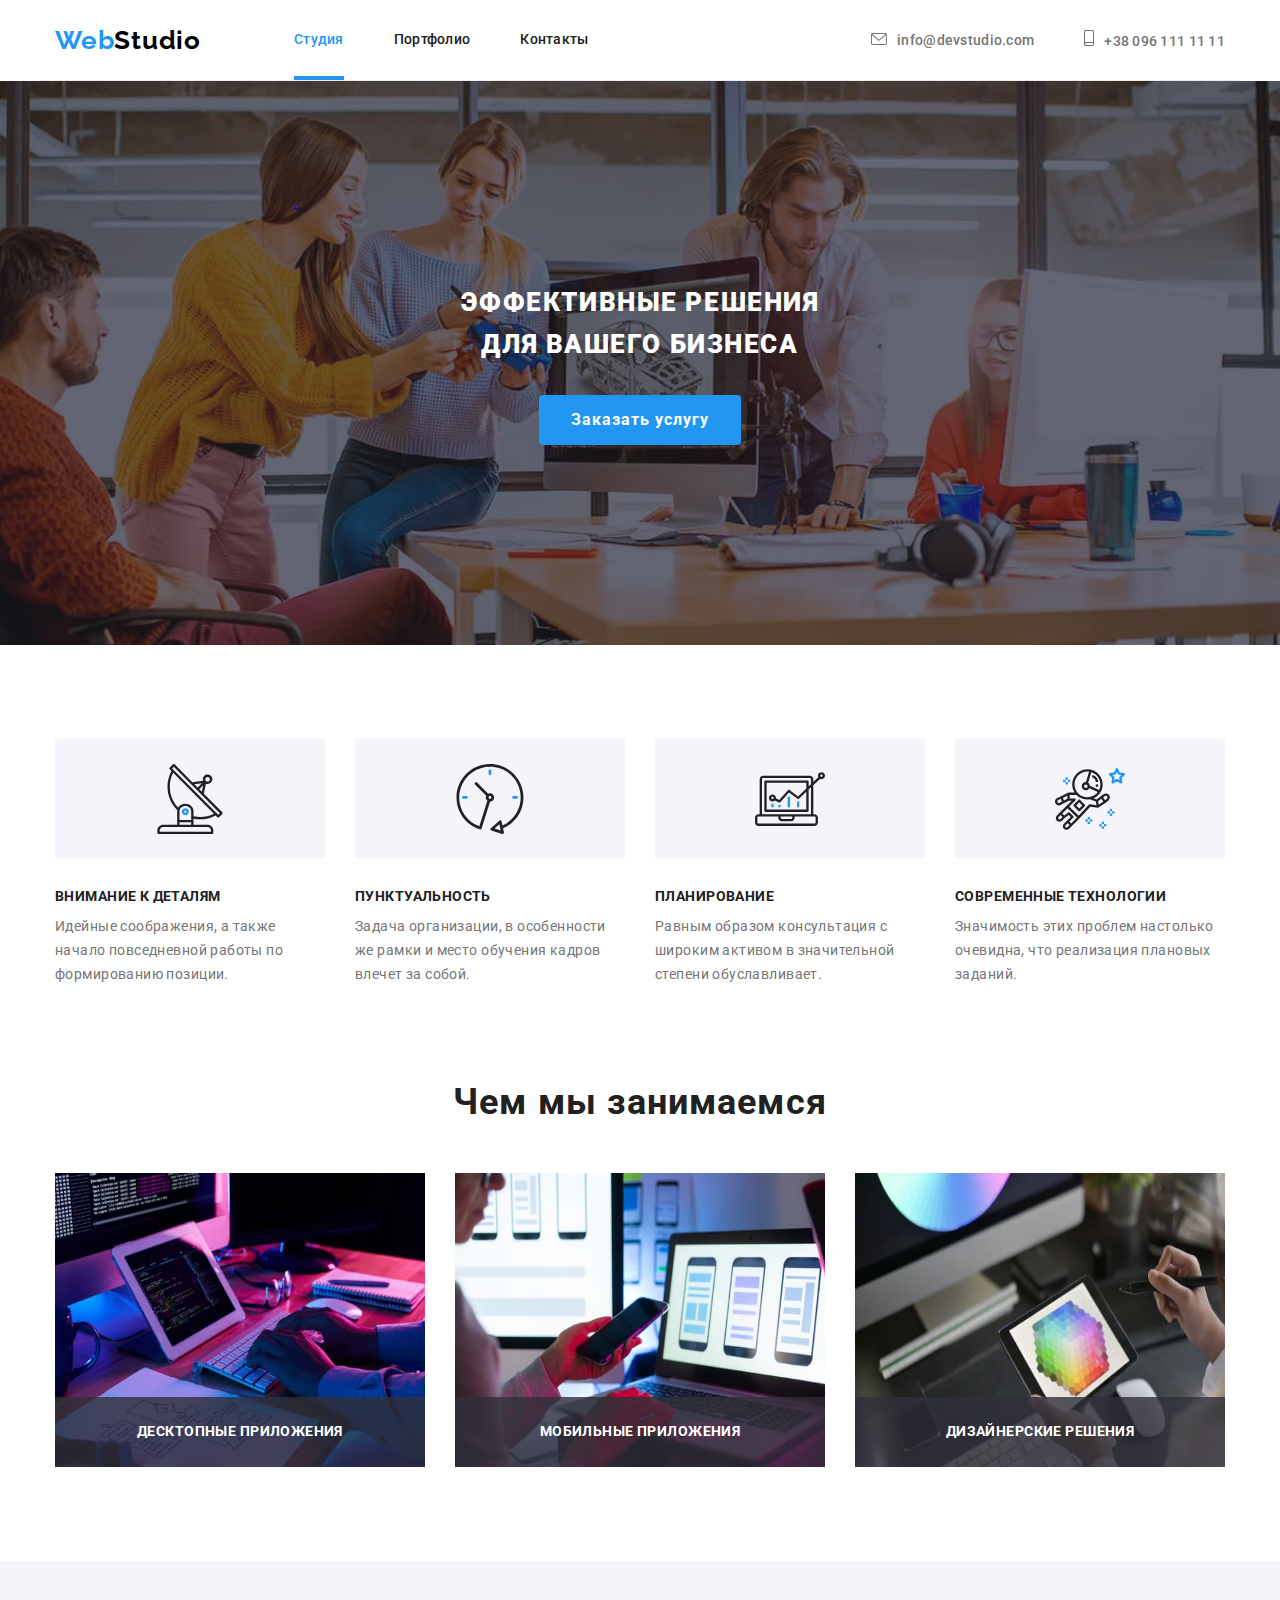
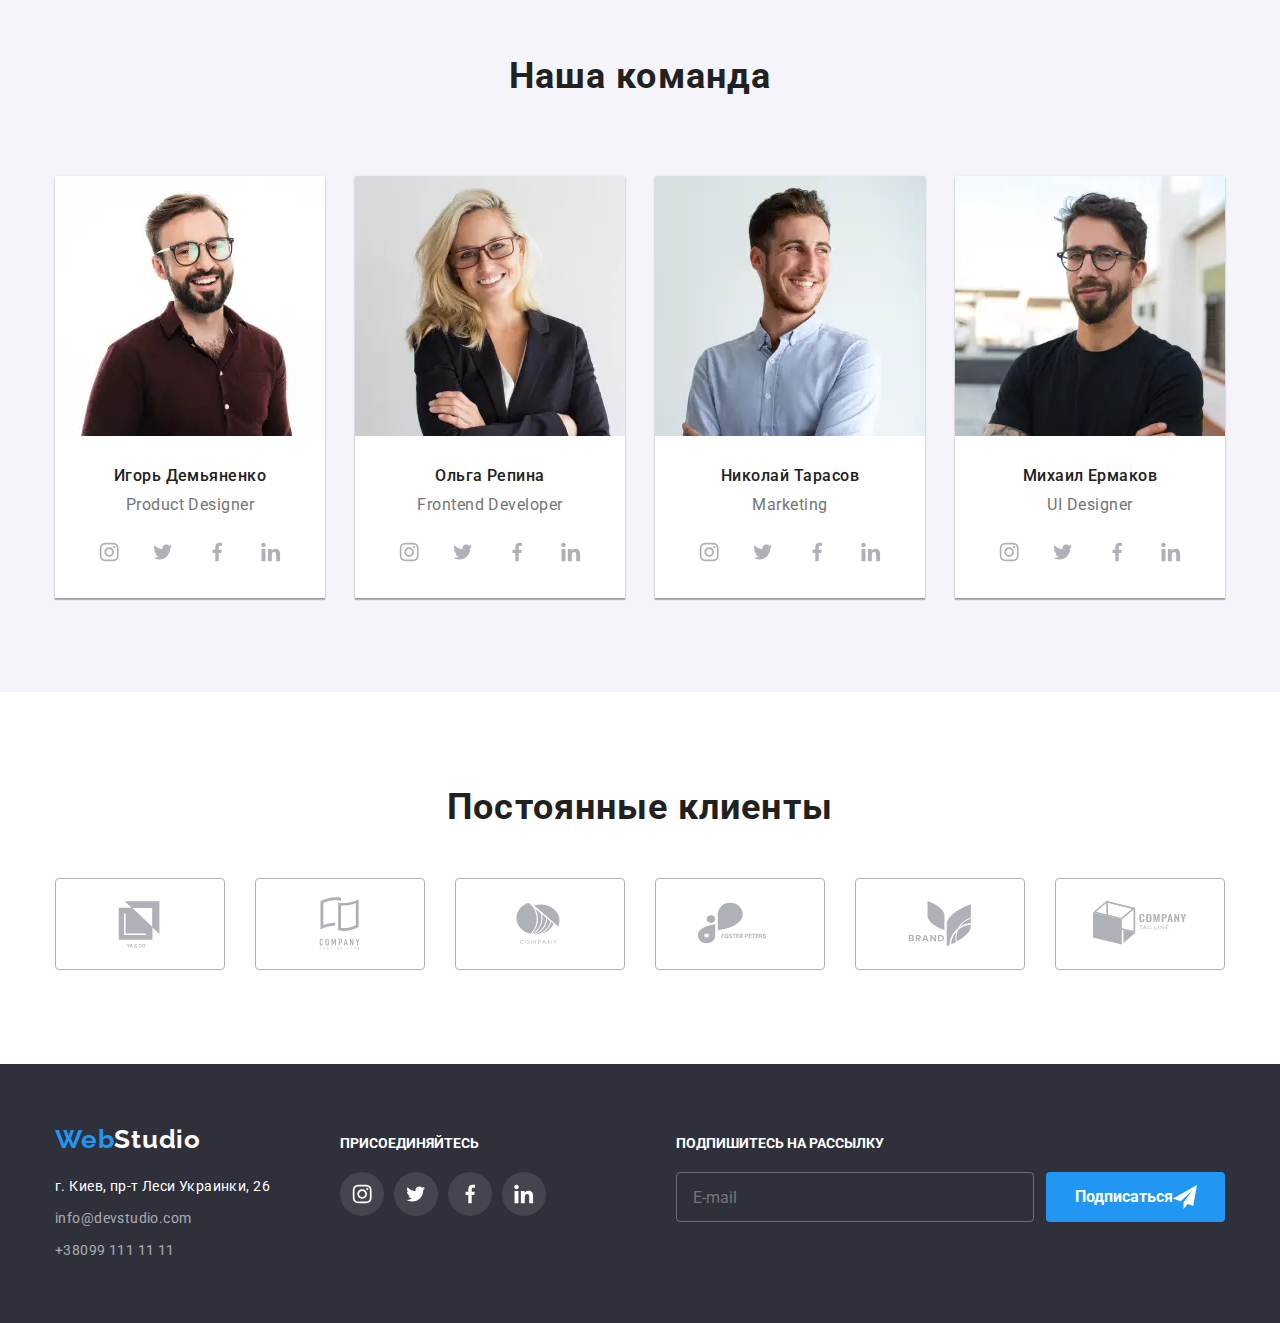
<file: index.html>
<!DOCTYPE html>
<html lang="ru">

<head>
    <meta charset="UTF-8">
    <meta http-equiv="X-UA-Compatible" content="IE=edge">
    <meta name="viewport" content="width=device-width, initial-scale=1.0">
    <title>Document</title>
    <link rel="stylesheet" href="https://cdn.jsdelivr.net/npm/modern-normalize@1.1.0/modern-normalize.min.css">
    <link rel="preconnect" href="https://fonts.googleapis.com">
    <link rel="preconnect" href="https://fonts.gstatic.com" crossorigin>
    <link
        href="https://fonts.googleapis.com/css2?family=Raleway:wght@700&family=Roboto:wght@400;500;700;900&display=swap"
        rel="stylesheet">
    <link rel="stylesheet" href="./css/main.css">
</head>

<body>

    <header class="head">
        <div class="container">
            <div class="head-box">
                <a class="logo list" href="./" lang="en">Web<span class="logo__studio">Studio</span></a>
                <button type="button" class="burger-btn" data-menu-open>
                    <svg class="burger-btn__icon" width="24" height="16">
                        <use href="./images/sprite.svg#icon-menu_burger"></use>
                    </svg>
                </button>



                <nav class="navigation">
                    <ul class="menu">
                        <li class="navigation__item link"><a
                                class="navigation__menu-link navigation__menu-link_activ list"
                                href="./index.html">Студия </a></li>

                        <li class="navigation__item link"> <a class="navigation__menu-link list"
                                href="./portfolio.html">Портфолио</a></li>
                        <li class="navigation__item link"><a class="navigation__menu-link list" href="">Контакты</a>
                        </li>
                    </ul>
                </nav>

                <ul class="contact">

                    <li class="contact__item link">

                        <a class="contact__mailto list" href="mailto:info@devstudio.com"><svg class="contact__icon"
                                width="16" height="12">
                                <use href="./images/sprite.svg#icon-envelope"></use>
                            </svg>info@devstudio.com</a>
                    </li>
                    <li class="contact__item link">

                        <a class="contact__tel list" href="tel:+380961111111"><svg class="contact__icon" width="10"
                                height="16">
                                <use href="./images/sprite.svg#icon-smartphone"></use>
                            </svg>+38 096 111 11 11</a>
                    </li>
                </ul>


            </div>
        </div>
        <div class="menu-mob" data-menu>
            <button type="button" class="close-mob-btn" data-menu-close>
                <svg class="close-mob-btn__icon" width="18.67" height="18.67">
                    <use href="./images/sprite.svg#icon-close-black"></use>
                </svg>
            </button>

            <ul class="menu-mob__menu">
                <li class="menu-mob__item link">
                    <a href="./index.html" class="menu-mob__link menu-mob__link_activ list">Студия</a>
                </li>
                <li class="menu-mob__item link">
                    <a href="./portfolio.html" class="menu-mob__link list">Портфолио</a>
                </li>
                <li class="menu-mob__item link">
                    <a href="#" class="menu-mob__link list">Контакты</a>
                </li>

            </ul>

            <ul class="menu-mob__contacts">
                <li class="menu-mob__item-contacts link">
                    <a href="tel:+380961111111" class="menu-mob__tel list">+38 096 111 11 11</a>
                </li>
                <li class="menu-mob__item-contacts link">
                    <a href="mailto:info@devstudio.com" class="menu-mob__mailto list">info@devstudio.com</a>
                </li>
            </ul>
            <ul class="menu-mob__social">
                <li class="menu-mob__social-item link">
                    <a href="" class="menu-mob__social-link list">Instagram</a>


                </li>
                <li class="menu-mob__social-item link">
                    <a href="" class="menu-mob__social-link list">Twitter</a>


                </li>
                <li class="menu-mob__social-item link">
                    <a href="" class="menu-mob__social-link list">Facebook</a>


                </li>
                <li class="menu-mob__social-item link">
                    <a href="" class="menu-mob__social-link list">LinkedIn</a>


                </li>
            </ul>
        </div>
    </header>
    <main>

        <section class="hero">
            <div class="container">

                <h1 class="hero-title">эффективные решения<br> для вашего бизнеса </h1>
                <button type="button" data-modal-open class="modal-btn">Заказать услугу</button>

            </div>
        </section>

        <section class="section">
            <div class="container">
                <h3 class="visually-hidden">наши особенности</h3>

                <ul class="advantages__list link">
                    <li class="advantages__list-item">
                        <span class="advantages__list-field">
                            <svg class="advantages__list-icon" width="70" height="70">
                                <use href="./images/sprite.svg#icon-antenna">
                                </use>
                            </svg>
                        </span>
                        <h4 class="advantages__list-title">внимание к деталям</h4>
                        <p class="advantages__list-text">Идейные соображения, а также начало повседневной работы по
                            формированию позиции.
                        </p>
                    </li>
                    <li class="advantages__list-item">
                        <span class="advantages__list-field">
                            <svg class="advantages__list-icon" width="70" height="70">
                                <use href="./images/sprite.svg#icon-clock">
                                </use>
                            </svg>
                        </span>
                        <h4 class="advantages__list-title">Пунктуальность</h4>
                        <p class="advantages__list-text advantages__list-text--height">Задача организации, в особенности
                            же
                            рамки и
                            место
                            обучения
                            кадров
                            влечет за собой.
                        </p>
                    </li>
                    <li class="advantages__list-item">
                        <span class="advantages__list-field">
                            <svg class="advantages__list-icon" width="70" height="70">
                                <use href="./images/sprite.svg#icon-diagram">
                                </use>
                            </svg>
                        </span>
                        <h4 class="advantages__list-title">Планирование</h4>
                        <p class="advantages__list-text">Равным образом консультация с широким активом в значительной
                            степени
                            обуславливает.
                        </p>

                    </li>
                    <li class="advantages__list-item">
                        <span class="advantages__list-field">
                            <svg class="advantages__list-icon" width="70" height="70">
                                <use href="./images/sprite.svg#icon-astronaut">
                                </use>
                            </svg>
                        </span>
                        <h4 class="advantages__list-title">Современные технологии</h4>
                        <p class="advantages__list-text">Значимость этих проблем настолько очевидна, что реализация
                            плановых
                            заданий.
                        </p>
                    </li>
                </ul>


            </div>
        </section>

        <section class="skills">
            <div class="container">
                <h2 class="skills__title section-title">Чем мы занимаемся</h2>
                <ul class="skills__list">
                    <li class="skills__img link"><img src="./images/picture/img-1.jpg" width="370" height="294"
                            alt="рабочий стол спланшетом">
                        <p class="skills__overlay skills__overlay_position">Десктопные приложения</p>
                    </li>
                    <li class="skills__img link"><img src="./images/picture/img-2.jpg" width="370" height="294"
                            alt="рабочий стол с ноутбуком">
                        <p class="skills__overlay skills__overlay_position">Мобильные приложения</p>
                    </li>
                    <li class="skills__img link"><img src="./images/picture/img-3.jpg" width="370" height="294"
                            alt="работа с планшетом">
                        <p class="skills__overlay skills__overlay_position">Дизайнерские решения</p>
                    </li>
                </ul>
            </div>
        </section>

        <section class="team section">
            <div class="container">
                <h2 class="team-title section-title">Наша команда</h2>
                <ul class="team-list link">
                    <li class="team-item">
                        <picture>
                            <source media="(min-width: 1200px)"
                                srcset="./images/fotos/desktop/team1.webp 1x, ./images/fotos/desktop/team1@2x.webp 2x"
                                type="image/webp">

                            <source media="(min-width: 1200px)"
                                srcset="./images/fotos/desktop/team1.jpg 1x, ./images/fotos/desktop/team1@2x.jpg 2x">
                            <source media="(min-width: 768px)"
                                srcset="./images/fotos/tablet/team1.webp 1x, ./images/fotos/tablet/team1@2x.webp 2x"
                                type="image/webp">
                            <source media="(min-width:768px)"
                                srcset="./images/fotos/tablet/team1.jpg 1x, ./images/fotos/tablet/team1@2x.jpg 2x">
                            <source media="(min-width: 280px)"
                                srcset="./images/fotos/mobile/team1.webp 1x, ./images/fotos/mobile/team1@2x.webp 2x"
                                type="image/webp">

                            <source media="(min-width: 280px)"
                                srcset="./images/fotos/mobile/team1.jpg 1x, ./images/fotos/mobile/team1@2x.jpg 2x">

                            <img class="team-image" src="#" alt="фото Демьяненко">
                        </picture>
                        <div class="team-names-block">

                            <h4 class="team-names">Игорь Демьяненко</h4>
                            <p lang="en" class="team-professions">Product Designer</p>
                            <ul class="team-icon-block link">
                                <li class="social-item">
                                    <a href="" class="team-link">
                                        <svg class="team-icon">
                                            <use href="./images/sprite.svg#icon-instagram"></use>
                                        </svg>
                                    </a>
                                </li>
                                <li class="social-item">
                                    <a href="" class="team-link">
                                        <svg class="team-icon">
                                            <use href="./images/sprite.svg#icon-twitter"></use>
                                        </svg>
                                    </a>
                                </li>
                                <li class="social-item">
                                    <a href="" class="team-link">
                                        <svg class="team-icon">
                                            <use href="./images/sprite.svg#icon-facebook"></use>
                                        </svg>
                                    </a>
                                </li>
                                <li class="social-item">
                                    <a href="" class="team-link">
                                        <svg class="team-icon">
                                            <use href="./images/sprite.svg#icon-linkedin"></use>
                                        </svg>
                                    </a>
                                </li>
                            </ul>
                        </div>

                    </li>

                    <li class="team-item">
                        <picture>
                            <source media="(min-width: 1200px)"
                                srcset="./images/fotos/desktop/team2.webp 1x, ./images/fotos/desktop/team2@2x.webp 2x"
                                type="image/webp">

                            <source media="(min-width: 1200px)"
                                srcset="./images/fotos/desktop/team2.jpg 1x, ./images/fotos/desktop/team2@2x.jpg 2x">
                            <source media="(min-width: 768px)"
                                srcset="./images/fotos/tablet/team2.webp 1x, ./images/fotos/tablet/team2@2x.webp 2x"
                                type="image/webp">
                            <source media="(min-width:768px)"
                                srcset="./images/fotos/tablet/team2.jpg 1x, ./images/fotos/tablet/team2@2x.jpg 2x">
                            <source media="(min-width: 280px)"
                                srcset="./images/fotos/mobile/team2.webp 1x, ./images/fotos/mobile/team2@2x.webp 2x"
                                type="image/webp">

                            <source media="(min-width: 280px)"
                                srcset="./images/fotos/mobile/team2.jpg 1x, ./images/fotos/mobile/team2@2x.jpg 2x">

                            <img class="team-image" src="#" alt="фото Репина">
                        </picture>
                        <div class="team-names-block">
                            <h4 class="team-names">Ольга Репина</h4>
                            <p lang="en" class="team-professions">Frontend Developer</p>
                            <ul class="team-icon-block link">
                                <li class="social-item">
                                    <a href="" class="team-link">
                                        <svg class="team-icon">
                                            <use href="./images/sprite.svg#icon-instagram"></use>
                                        </svg>
                                    </a>
                                </li>
                                <li class="social-item">
                                    <a href="" class="team-link">
                                        <svg class="team-icon">
                                            <use href="./images/sprite.svg#icon-twitter"></use>
                                        </svg>
                                    </a>
                                </li>
                                <li class="social-item">
                                    <a href="" class="team-link">
                                        <svg class="team-icon">
                                            <use href="./images/sprite.svg#icon-facebook"></use>
                                        </svg>
                                    </a>
                                </li>
                                <li class="social-item">
                                    <a href="" class="team-link">
                                        <svg class="team-icon">
                                            <use href="./images/sprite.svg#icon-linkedin"></use>
                                        </svg>
                                    </a>
                                </li>
                            </ul>
                        </div>
                    </li>
                    <li class="team-item">
                        <picture>
                            <source media="(min-width: 1200px)"
                                srcset="./images/fotos/desktop/team3.webp 1x, ./images/fotos/desktop/team3@2x.webp 2x"
                                type="image/webp">

                            <source media="(min-width: 1200px)"
                                srcset="./images/fotos/desktop/team3.jpg 1x, ./images/fotos/desktop/team3@2x.jpg 2x">
                            <source media="(min-width: 768px)"
                                srcset="./images/fotos/tablet/team3.webp 1x, ./images/fotos/tablet/team3@2x.webp 2x"
                                type="image/webp">
                            <source media="(min-width:768px)"
                                srcset="./images/fotos/tablet/team3.jpg 1x, ./images/fotos/tablet/team3@2x.jpg 2x">
                            <source media="(min-width: 280px)"
                                srcset="./images/fotos/mobile/team3.webp 1x, ./images/fotos/mobile/team3@2x.webp 2x"
                                type="image/webp">

                            <source media="(min-width: 280px)"
                                srcset="./images/fotos/mobile/team3.jpg 1x, ./images/fotos/mobile/team3@2x.jpg 2x">
                            <img class="team-image" src="#" alt="фото Тарасова">
                        </picture>

                        <div class="team-names-block">
                            <h4 class="team-names">Николай Тарасов</h4>
                            <p lang="en" class="team-professions">Marketing</p>
                            <ul class="team-icon-block link">
                                <li class="social-item">
                                    <a href="" class="team-link">
                                        <svg class="team-icon">
                                            <use href="./images/sprite.svg#icon-instagram"></use>
                                        </svg>
                                    </a>
                                </li>
                                <li class="social-item">
                                    <a href="" class="team-link">
                                        <svg class="team-icon">
                                            <use href="./images/sprite.svg#icon-twitter"></use>
                                        </svg>
                                    </a>
                                </li>
                                <li class="social-item">
                                    <a href="" class="team-link">
                                        <svg class="team-icon">
                                            <use href="./images/sprite.svg#icon-facebook"></use>
                                        </svg>
                                    </a>
                                </li>
                                <li class="social-item">
                                    <a href="" class="team-link">
                                        <svg class="team-icon">
                                            <use href="./images/sprite.svg#icon-linkedin"></use>
                                        </svg>
                                    </a>
                                </li>
                            </ul>
                        </div>
                    </li>
                    <li class="team-item">
                        <picture>
                            <source media="(min-width: 1200px)"
                                srcset="./images/fotos/desktop/team4.webp 1x, ./images/fotos/desktop/team4@2x.webp 2x"
                                type="image/webp">

                            <source media="(min-width: 1200px)"
                                srcset="./images/fotos/desktop/team4.jpg 1x, ./images/fotos/desktop/team4@2x.jpg 2x">
                            <source media="(min-width: 768px)"
                                srcset="./images/fotos/tablet/team4.webp 1x, ./images/fotos/tablet/team4@2x.webp 2x"
                                type="image/webp">
                            <source media="(min-width:768px)"
                                srcset="./images/fotos/tablet/team4.jpg 1x, ./images/fotos/tablet/team4@2x.jpg 2x">
                            <source media="(min-width: 280px)"
                                srcset="./images/fotos/mobile/team4.webp 1x, ./images/fotos/mobile/team4@2x.webp 2x"
                                type="image/webp">

                            <source media="(min-width: 280px)"
                                srcset="./images/fotos/mobile/team4.jpg 1x, ./images/fotos/mobile/team4@2x.jpg 2x">
                            <img class="team-image" src="#" alt="фото Ермаков">
                        </picture>
                        <div class="team-names-block">
                            <h4 class="team-names">Михаил Ермаков</h4>
                            <p lang="en" class="team-professions">UI Designer</p>
                            <ul class="team-icon-block link">
                                <li class="social-item">
                                    <a href="" class="team-link">
                                        <svg class="team-icon">
                                            <use href="./images/sprite.svg#icon-instagram"></use>
                                        </svg>
                                    </a>
                                </li>
                                <li class="social-item">
                                    <a href="" class="team-link">
                                        <svg class="team-icon">
                                            <use href="./images/sprite.svg#icon-twitter"></use>
                                        </svg>
                                    </a>
                                </li>
                                <li class="social-item">
                                    <a href="" class="team-link">
                                        <svg class="team-icon">
                                            <use href="./images/sprite.svg#icon-facebook"></use>
                                        </svg>
                                    </a>
                                </li>
                                <li class="social-item">
                                    <a href="" class="team-link">
                                        <svg class="team-icon">
                                            <use href="./images/sprite.svg#icon-linkedin"></use>
                                        </svg>
                                    </a>
                                </li>
                            </ul>
                        </div>
                    </li>
                </ul>
            </div>
        </section>
        <section class="section">
            <div class="container">
                <h2 class="section-title regular-customers-title">Постоянные клиенты</h2>
                <ul class="regular-customers-list link">
                    <li class="regular-customers-item">
                        <a class="regular-customers-link" href="">
                            <svg class="regular-customers-icon">
                                <use href="./images/sprite.svg#icon-Logo"></use>
                            </svg>
                        </a>
                    </li>
                    <li class="regular-customers-item">
                        <a class="regular-customers-link" href="">
                            <svg class="regular-customers-icon">
                                <use href="./images/sprite.svg#icon-Logo-1"></use>
                            </svg>
                        </a>
                    </li>
                    <li class="regular-customers-item">
                        <a class="regular-customers-link" href="">
                            <svg class="regular-customers-icon">
                                <use href="./images/sprite.svg#icon-Logo-2"></use>
                            </svg>
                        </a>
                    </li>
                    <li class="regular-customers-item">
                        <a class="regular-customers-link" href="">
                            <svg class="regular-customers-icon">
                                <use href="./images/sprite.svg#icon-Logo-3"></use>
                            </svg>
                        </a>
                    </li>
                    <li class="regular-customers-item">
                        <a class="regular-customers-link" href="">
                            <svg class="regular-customers-icon">
                                <use href="./images/sprite.svg#icon-Logo-4"></use>
                            </svg>
                        </a>
                    </li>
                    <li class="regular-customers-item">
                        <a class="regular-customers-link" href="">
                            <svg class="regular-customers-icon">
                                <use href="./images/sprite.svg#icon-Logo-5"></use>
                            </svg>
                        </a>
                    </li>
                </ul>

            </div>
        </section>
    </main>

    <footer>
        <div class="footer-block container">
            <div class="footer-logo-address">
                <p lang="en" class="logo-footer">Web<span class="logo-studio-footer">Studio</span></p>
                <address class="address">
                    <p class="address-post">г. Киев, пр-т Леси Украинки, 26</p>
                    <a class="address-mail list" href="mailto:info@devstudio.com">info@devstudio.com</a>
                    <a class="address-tel list" href="tel:+380991111111">+38099 111 11 11</a>


                </address>
            </div>
            <div class="footer-text-link-block">
                <p class="footer-text">присоединяйтесь</p>
                <ul class="footer-icon-block link">
                    <li class="footer-item">
                        <a class="footer-link list" href="#">
                            <svg class="footer-icon">
                                <use href="./images/sprite.svg#icon-instagram"></use>
                            </svg>
                        </a>
                    </li>
                    <li class="footer-item">
                        <a class="footer-link" href="#">
                            <svg class="footer-icon">
                                <use href="./images/sprite.svg#icon-twitter"></use>
                            </svg>
                        </a>
                    </li>
                    <li class="footer-item">
                        <a class="footer-link" href="#">
                            <svg class="footer-icon">
                                <use href="./images/sprite.svg#icon-facebook"></use>
                            </svg>
                        </a>
                    </li>
                    <li class="footer-item">
                        <a class="footer-link" href="#">
                            <svg class="footer-icon">
                                <use href="./images/sprite.svg#icon-linkedin"></use>
                            </svg>
                        </a>
                    </li>
                </ul>
            </div>

            <form action="#" class="footer-subscription-form">
                <p class="footer-subscription-text">Подпишитесь на рассылку</p>
                <span class="footer-subscrition-block">
                    <input type="email" class="footer-subscription-input" name="footer-email" required
                        title="marusya@gmail.com" placeholder="E-mail" />
                    <button type="submit" class="footer-subscription-btn">Подписаться
                        <svg class="footer-subscription-icon" width="24" height="24">
                            <use href="./images/sprite.svg#icon-send-footer"></use>
                        </svg>

                    </button>
                </span>

            </form>
        </div>

    </footer>
    <div class=" backdrop is-hidden" data-modal>
        <div class="modal">
            <button type="button" data-modal-close class="close-btn">
                <svg width="18" height="18">
                    <use href="./images/sprite.svg#icon-close-black"></use>
                </svg>
            </button>
            <form action="#" class="modal-form">
                <p class="modal-form-head">Оставьте свои данные, мы вам перезвоним</p>
                <label class="modal-form-field"><span class="modal-form-label">Имя</span>
                    <span class="modal-form-wrapper">
                        <input type="text" class="modal-form-input" name="user name" minlength="2"
                            pattern="[a-zA-Zёа-яА-ЯЁ]+" title="Имя должно содержать символы латиницы или кирилицы"
                            required>
                        <svg class="modal-form-icon">
                            <use href="./images/sprite.svg#icon-person-black"></use>
                        </svg>
                    </span>
                </label>
                <label class="modal-form-field"><span class="modal-form-label">Телефон</span>
                    <span class="modal-form-wrapper">
                        <input type="tel" class="modal-form-input" name="user-phone" required
                            pattern="[0-9]{3}-[0-9]{3}-[0-9]{2}-[0-9]{2}" title="068-000-00-00">
                        <svg class="modal-form-icon">
                            <use href="./images/sprite.svg#icon-phone-black"></use>
                        </svg>
                    </span>


                </label>
                <label class="modal-form-field"><span class="modal-form-label">Почта</span>
                    <span class="modal-form-wrapper">
                        <input type="email" class="modal-form-input" name="email" required title="marusya@gmail.com">
                        <svg class="modal-form-icon">
                            <use href="./images/sprite.svg#icon-email-black"></use>
                        </svg>
                    </span>
                </label>
                <label class="modal-form-field"><span class="modal-form-label">Комментарии</span>
                    <textarea name="user message" class="modal-form-message" placeholder="Введите текст"></textarea>
                </label>
                <input type="checkbox" class="modal-form-checkbox visually-hidden" id="accept-policy">
                <label for="accept-policy" class="modal-form-checkbox-label">Соглашаюсь с рассылкой и
                    принимаю&nbsp;<a href="#" class="modal-form-label-link">Условия
                        договора</a>
                </label>
                <button type="submit" class="modal-form-btn">Отправить</button>


            </form>


        </div>
    </div>
    <script src="./js/modal.js"></script>
    <script src="./js/menu.js"></script>
</body>

</html>
</file>
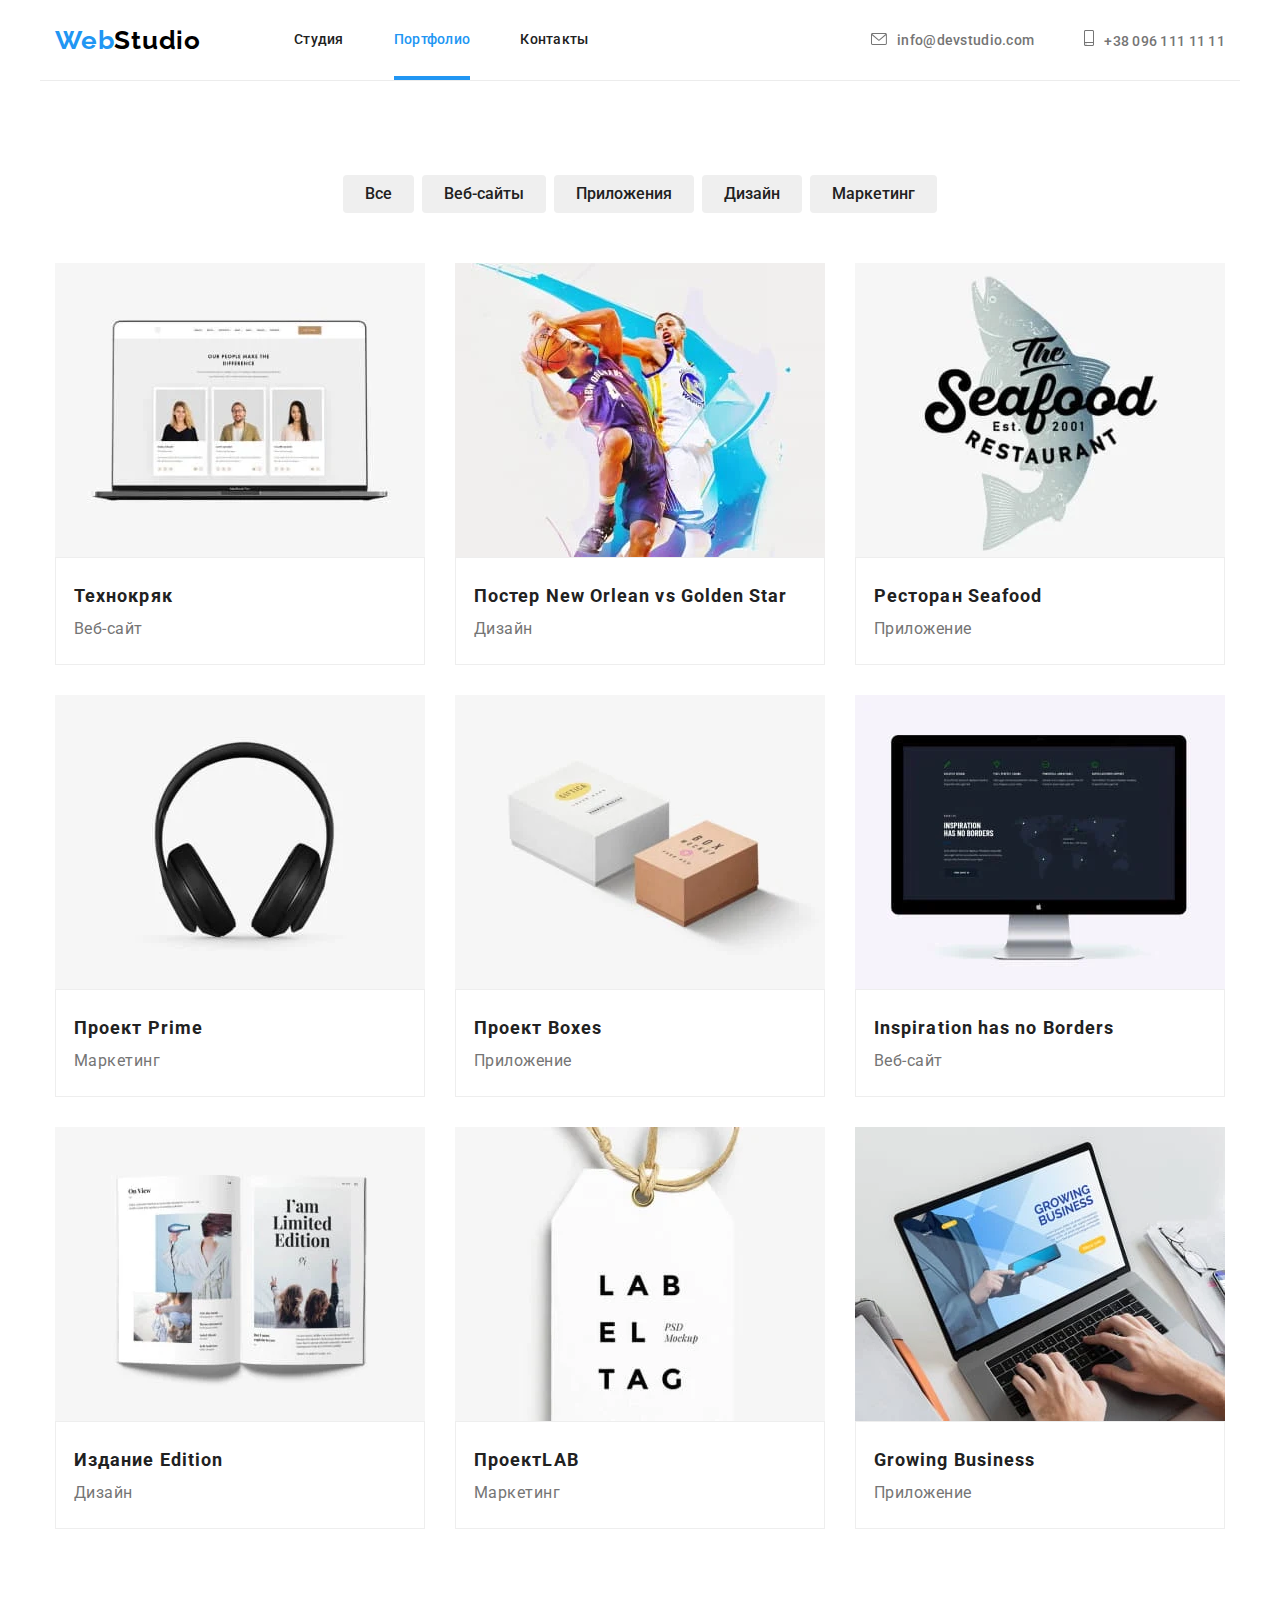
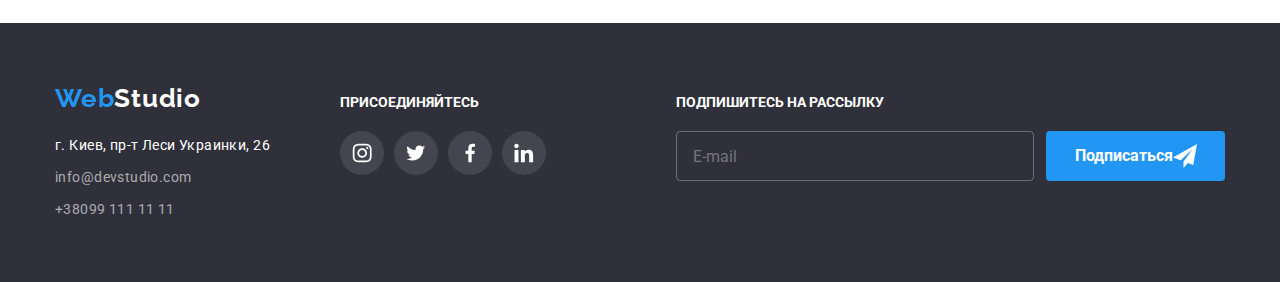
<file: portfolio.html>
<!DOCTYPE html>
<html lang="ru">

<head>
    <meta charset="UTF-8">
    <meta http-equiv="X-UA-Compatible" content="IE=edge">
    <meta name="viewport" content="width=device-width, initial-scale=1.0">
    <title>Document</title>
    <link rel="stylesheet" href="https://cdn.jsdelivr.net/npm/modern-normalize@1.1.0/modern-normalize.min.css">
    <link rel="preconnect" href="https://fonts.googleapis.com">
    <link rel="preconnect" href="https://fonts.gstatic.com" crossorigin>
    <link
        href="https://fonts.googleapis.com/css2?family=Raleway:wght@700&family=Roboto:wght@400;500;700;900&display=swap"
        rel="stylesheet">
    <link rel="stylesheet" href="./css/main.css">
</head>

<body>
    <!-- HEADER-->
    <header class="head">
        <div class="container">
            <div class="head-box">
                <a class="logo list" href="./" lang="en">Web<span class="logo__studio">Studio</span></a>
                <button type="button" class="burger-btn" data-menu-open>
                    <svg class="burger-btn__icon" width="24" height="16">
                        <use href="./images/sprite.svg#icon-menu_burger"></use>
                    </svg>
                </button>



                <nav class="navigation">
                    <ul class="menu">
                        <li class="navigation__item link"><a class="navigation__menu-link  list"
                                href="./index.html">Студия </a></li>

                        <li class="navigation__item link"> <a
                                class="navigation__menu-link navigation__menu-link_activ list"
                                href="./portfolio.html">Портфолио</a></li>
                        <li class="navigation__item link"><a class="navigation__menu-link list" href="">Контакты</a>
                        </li>
                    </ul>
                </nav>

                <ul class="contact">

                    <li class="contact__item link">

                        <a class="contact__mailto list" href="mailto:info@devstudio.com"><svg class="contact__icon"
                                width="16" height="12">
                                <use href="./images/sprite.svg#icon-envelope"></use>
                            </svg>info@devstudio.com</a>
                    </li>
                    <li class="contact__item link">

                        <a class="contact__tel list" href="tel:+380961111111"><svg class="contact__icon" width="10"
                                height="16">
                                <use href="./images/sprite.svg#icon-smartphone"></use>
                            </svg>+38 096 111 11 11</a>
                    </li>
                </ul>


            </div>
        </div>
        <div class="menu-mob" data-menu>
            <button type="button" class="close-mob-btn" data-menu-close>
                <svg class="close-mob-btn__icon" width="18.67" height="18.67">
                    <use href="./images/sprite.svg#icon-close-black"></use>
                </svg>
            </button>

            <ul class="menu-mob__menu">
                <li class="menu-mob__item link">
                    <a href="./index.html" class="menu-mob__link  list">Студия</a>
                </li>
                <li class="menu-mob__item link">
                    <a href="./portfolio.html" class="menu-mob__link menu-mob__link_activ list">Портфолио</a>
                </li>
                <li class="menu-mob__item link">
                    <a href="#" class="menu-mob__link list">Контакты</a>
                </li>

            </ul>

            <ul class="menu-mob__contacts">
                <li class="menu-mob__item-contacts link">
                    <a href="tel:+380961111111" class="menu-mob__tel list">+38 096 111 11 11</a>
                </li>
                <li class="menu-mob__item-contacts link">
                    <a href="mailto:info@devstudio.com" class="menu-mob__mailto list">info@devstudio.com</a>
                </li>
            </ul>
            <ul class="menu-mob__social">
                <li class="menu-mob__social-item link">
                    <a href="" class="menu-mob__social-link list">Instagram</a>
                </li>
                <li class="menu-mob__social-item link">
                    <a href="" class="menu-mob__social-link list">Twitter</a>
                </li>
                <li class="menu-mob__social-item link">
                    <a href="" class="menu-mob__social-link list">Facebook</a>
                </li>
                <li class="menu-mob__social-item link">
                    <a href="" class="menu-mob__social-link list">LinkedIn</a>
                </li>
            </ul>
        </div>
    </header>
    <main>
        <section class="work-section section">

            <div class="container">
                <ul class="work-menu link">
                    <li class="work-menu-btn"><button type="button" class="work-menu-btn-text activ">Все</a></li>
                    <li class="work-menu-btn"><button type="button" class="work-menu-btn-text">Веб-сайты</a></li>
                    <li class="work-menu-btn"><button type="button" class="work-menu-btn-text">Приложения</a></li>
                    <li class="work-menu-btn"><button type="button" class="work-menu-btn-text">Дизайн</a></li>
                    <li class="work-menu-btn"><button type="button" class="work-menu-btn-text">Маркетинг</a></li>
                </ul>
            </div>
            <div class="client-block container">

                <ul class="client link">
                    <li class="client-item">
                        <a href="#" class="client-link">
                            <div class="client-img-overlay">
                                <picture>
                                    <source media="(min-width: 1200px)"
                                        srcset="./images/portfolio/desk/img.webp 1x, ./images/portfolio/desk/img@2x.webp 2x"
                                        type="image/webp">
                                    <source media="(min-width: 1200px)"
                                        srcset="./images/portfolio/desk/img.jpg 1x, ./images/potfolio/desk/img@2x.jpg 2x">

                                    <source media="(min-width: 768px)"
                                        srcset="./images/portfolio/tabl/img.webp 1x, ./images/portfolio/tabl/img@2x.webp 2x"
                                        type="image/webp">
                                    <source media="(min-width: 768px)"
                                        srcset="./images/portfolio/tabl/img.jpg 1x, ./images/portfolio/tabl/img@2x.jpg 2x">
                                    <source media="(min-width: 280px)"
                                        srcset="./images/portfolio/mob/img.webp 1x, ./images/portfolio/mob/img@2x.webp 2x"
                                        type="image/webp">
                                    <source media="(min-width: 280px)"
                                        srcset="./images/portfolio/mob/img.jpg 1x, ./images/portfolio/mob/img@2x.jpg 2x">
                                    <img class="client__img" src="#" alt="фото нотбука">
                                </picture>
                                <p class="overlay">Технокряк это современная площадка распространения коронавируса.
                                    Компании
                                    используют эту платформу для цифрового
                                    шпионажа и атак на защищённые сервера конкурентов.</p>
                            </div>
                            <div class="client-info">
                                <h4 class="client-title">Технокряк</h4>
                                <p class="client-order">Веб-сайт</p>
                            </div>
                        </a>
                    </li>

                    <li class="client-item">
                        <a href="#" class="client-link">
                            <div class="client-img-overlay">
                                <picture>
                                    <source media="(min-width: 1200px)"
                                        srcset="./images/portfolio/desk/img-1.webp 1x, ./images/portfolio/desk/img-1@2x.webp 2x"
                                        type="image/webp">
                                    <source media="(min-width: 1200px)"
                                        srcset="./images/portfolio/desk/img-1.jpg 1x, ./images/potfolio/desk/img-1@2x.jpg 2x">

                                    <source media="(min-width: 768px)"
                                        srcset="./images/portfolio/tabl/img-1.webp 1x, ./images/portfolio/tabl/img-1@2x.webp 2x"
                                        type="image/webp">
                                    <source media="(min-width: 768px)"
                                        srcset="./images/portfolio/tabl/img-1.jpg 1x, ./images/portfolio/tabl/img-1@2x.jpg 2x">
                                    <source media="(min-width: 280px)"
                                        srcset="./images/portfolio/mob/img-1.webp 1x, ./images/portfolio/mob/img@2x.webp 2x"
                                        type="image/webp">
                                    <source media="(min-width: 280px)"
                                        srcset="./images/portfolio/mob/img-1.jpg 1x, ./images/portfolio/mob/img-1@2x.jpg 2x">
                                    <img class="client__img" src="#" alt="два баскетболиста в прыжке с мячём">
                                </picture>
                                <p class="overlay">Lorem ipsum dolor sit amet consectetur adipisicing elit. Voluptatibus
                                    iusto in tenetur. Mollitia harum aperiam quia a similique? Provident, unde
                                    architecto dignissimos nobis deleniti sunt excepturi harum quaerat tempore alias!
                                </p>
                            </div>
                            <div class=" client-info">
                                <h4 class="client-title">Постер<span lang="en"> New Orlean vs Golden Star</span></h4>
                                <p class="client-order">Дизайн</p>
                            </div>
                        </a>
                    </li>

                    <li class="client-item">
                        <a href="#" class="client-link">
                            <div class="client-img-overlay">
                                <picture>
                                    <source media="(min-width: 1200px)"
                                        srcset="./images/portfolio/desk/img-2.webp 1x, ./images/portfolio/desk/img-2@2x.webp 2x"
                                        type="image/webp">
                                    <source media="(min-width: 1200px)"
                                        srcset="./images/portfolio/desk/img-2.jpg 1x, ./images/potfolio/desk/img-2@2x.jpg 2x">

                                    <source media="(min-width: 768px)"
                                        srcset="./images/portfolio/tabl/img-2.webp 1x, ./images/portfolio/tabl/img-2@2x.webp 2x"
                                        type="image/webp">
                                    <source media="(min-width: 768px)"
                                        srcset="./images/portfolio/tabl/img-2.jpg 1x, ./images/portfolio/tabl/img-2@2x.jpg 2x">
                                    <source media="(min-width: 280px)"
                                        srcset="./images/portfolio/mob/img-2.webp 1x, ./images/portfolio/mob/img-2@2x.webp 2x"
                                        type="image/webp">
                                    <source media="(min-width: 280px)"
                                        srcset="./images/portfolio/mob/img-2.jpg 1x, ./images/portfolio/mob/img-2@2x.jpg 2x">
                                    <img class="client__img" src="#" alt="лого ресторана">
                                </picture>
                                <p class="overlay">Lorem ipsum dolor sit amet consectetur adipisicing elit. Voluptatibus
                                    iusto in tenetur. Mollitia harum aperiam quia a similique? Provident, unde
                                    architecto dignissimos nobis deleniti sunt excepturi harum quaerat tempore alias!
                                </p>
                            </div>
                            <div class=" client-info">
                                <h4 class="client-title">Ресторан<span lang="en"> Seafood</span></h4>
                                <p class="client-order">Приложение</p>
                            </div>
                        </a>
                    </li>

                    <li class="client-item">
                        <a href="#" class="client-link">
                            <div class="client-img-overlay">
                                <picture>
                                    <source media="(min-width: 1200px)"
                                        srcset="./images/portfolio/desk/img-3.webp 1x, ./images/portfolio/desk/img-3@2x.webp 2x"
                                        type="image/webp">
                                    <source media="(min-width: 1200px)"
                                        srcset="./images/portfolio/desk/img-3.jpg 1x, ./images/potfolio/desk/img-3@2x.jpg 2x">

                                    <source media="(min-width: 768px)"
                                        srcset="./images/portfolio/tabl/img-3.webp 1x, ./images/portfolio/tabl/img-3@2x.webp 2x"
                                        type="image/webp">
                                    <source media="(min-width: 768px)"
                                        srcset="./images/portfolio/tabl/img-3.jpg 1x, ./images/portfolio/tabl/img-3@2x.jpg 2x">
                                    <source media="(min-width: 280px)"
                                        srcset="./images/portfolio/mob/img-3.webp 1x, ./images/portfolio/mob/img-3@2x.webp 2x"
                                        type="image/webp">
                                    <source media="(min-width: 280px)"
                                        srcset="./images/portfolio/mob/img-3.jpg 1x, ./images/portfolio/mob/img-3@2x.jpg 2x">
                                    <img class="client__img" src="#" alt="фото наушников">
                                </picture>
                                <p class="overlay">Lorem ipsum dolor sit amet consectetur adipisicing elit. Voluptatibus
                                    iusto in tenetur. Mollitia harum aperiam quia a similique? Provident, unde
                                    architecto dignissimos nobis deleniti sunt excepturi harum quaerat tempore alias!
                                </p>
                            </div>
                            <div class=" client-info">
                                <h4 class="client-title">Проект<span lang="en"> Prime</span></h4>
                                <p class="client-order">Маркетинг</p>
                            </div>
                        </a>
                    </li>

                    <li class="client-item">
                        <a href="#" class="client-link">
                            <div class="client-img-overlay">
                                <picture>
                                    <source media="(min-width: 1200px)"
                                        srcset="./images/portfolio/desk/img-4.webp 1x, ./images/portfolio/desk/img-4@2x.webp 2x"
                                        type="image/webp">
                                    <source media="(min-width: 1200px)"
                                        srcset="./images/portfolio/desk/img-4.jpg 1x, ./images/potfolio/desk/img-4@2x.jpg 2x">

                                    <source media="(min-width: 768px)"
                                        srcset="./images/portfolio/tabl/img-4.webp 1x, ./images/portfolio/tabl/img-4@2x.webp 2x"
                                        type="image/webp">
                                    <source media="(min-width: 768px)"
                                        srcset="./images/portfolio/tabl/img-4.jpg 1x, ./images/portfolio/tabl/img-4@2x.jpg 2x">
                                    <source media="(min-width: 280px)"
                                        srcset="./images/portfolio/mob/img-4.webp 1x, ./images/portfolio/mob/img-4@2x.webp 2x"
                                        type="image/webp">
                                    <source media="(min-width: 280px)"
                                        srcset="./images/portfolio/mob/img-4.jpg 1x, ./images/portfolio/mob/img-4@2x.jpg 2x">
                                    <img class="client__img" src="#" alt="духи в коробках">
                                </picture>
                                <p class="overlay">Lorem ipsum dolor sit amet consectetur adipisicing elit. Voluptatibus
                                    iusto in tenetur. Mollitia harum aperiam quia a similique? Provident, unde
                                    architecto dignissimos nobis deleniti sunt excepturi harum quaerat tempore alias!
                                </p>
                            </div>
                            <div class=" client-info">
                                <h4 class="client-title">Проект<span lang="en"> Boxes</span></h4>
                                <p class="client-order">Приложение</p>
                            </div>
                        </a>
                    </li>

                    <li class="client-item">
                        <a href="#" class="client-link">
                            <div class="client-img-overlay">
                                <picture>
                                    <source media="(min-width: 1200px)"
                                        srcset="./images/portfolio/desk/img-5.webp 1x, ./images/portfolio/desk/img-5@2x.webp 2x"
                                        type="image/webp">
                                    <source media="(min-width: 1200px)"
                                        srcset="./images/portfolio/desk/img-5.jpg 1x, ./images/potfolio/desk/img-5@2x.jpg 2x">

                                    <source media="(min-width: 768px)"
                                        srcset="./images/portfolio/tabl/img-5.webp 1x, ./images/portfolio/tabl/img-5@2x.webp 2x"
                                        type="image/webp">
                                    <source media="(min-width: 768px)"
                                        srcset="./images/portfolio/tabl/img-5.jpg 1x, ./images/portfolio/tabl/img-5@2x.jpg 2x">
                                    <source media="(min-width: 280px)"
                                        srcset="./images/portfolio/mob/img-5.webp 1x, ./images/portfolio/mob/img-5@2x.webp 2x"
                                        type="image/webp">
                                    <source media="(min-width: 280px)"
                                        srcset="./images/portfolio/mob/img-5.jpg 1x, ./images/portfolio/mob/img-5@2x.jpg 2x">
                                    <img class="client__img" src="#" alt="открытый сайт на мониторе">
                                </picture>
                                <p class="overlay">Lorem ipsum dolor sit amet consectetur adipisicing elit. Voluptatibus
                                    iusto in tenetur. Mollitia harum aperiam quia a similique? Provident, unde
                                    architecto dignissimos nobis deleniti sunt excepturi harum quaerat tempore alias!
                                </p>
                            </div>
                            <div class=" client-info">
                                <h4 class="client-title" lang="en">Inspiration has no Borders</h4>
                                <p class="client-order">Веб-сайт</p>
                            </div>
                        </a>
                    </li>

                    <li class="client-item">
                        <a href="#" class="client-link">
                            <div class="client-img-overlay">
                                <picture>
                                    <source media="(min-width: 1200px)"
                                        srcset="./images/portfolio/desk/img-6.webp 1x, ./images/portfolio/desk/img-6@2x.webp 2x"
                                        type="image/webp">
                                    <source media="(min-width: 1200px)"
                                        srcset="./images/portfolio/desk/img-6.jpg 1x, ./images/potfolio/desk/img-6@2x.jpg 2x">

                                    <source media="(min-width: 768px)"
                                        srcset="./images/portfolio/tabl/img-6.webp 1x, ./images/portfolio/tabl/img-6@2x.webp 2x"
                                        type="image/webp">
                                    <source media="(min-width: 768px)"
                                        srcset="./images/portfolio/tabl/img-6.jpg 1x, ./images/portfolio/tabl/img-6@2x.jpg 2x">
                                    <source media="(min-width: 280px)"
                                        srcset="./images/portfolio/mob/img-6.webp 1x, ./images/portfolio/mob/img-6@2x.webp 2x"
                                        type="image/webp">
                                    <source media="(min-width: 280px)"
                                        srcset="./images/portfolio/mob/img-6.jpg 1x, ./images/portfolio/mob/img-6@2x.jpg 2x">
                                    <img class="client__img" src="#" alt="открытая книга">
                                </picture>
                                <p class="overlay">Lorem ipsum dolor sit amet consectetur adipisicing elit. Voluptatibus
                                    iusto in tenetur. Mollitia harum aperiam quia a similique? Provident, unde
                                    architecto dignissimos nobis deleniti sunt excepturi harum quaerat tempore alias!
                                </p>
                            </div>
                            <div class=" client-info">
                                <h4 class="client-title">Издание<span> Edition</span></h4>
                                <p class="client-order">Дизайн</p>
                            </div>
                        </a>
                    </li>

                    <li class="client-item">
                        <a href="#" class="client-link">
                            <div class="client-img-overlay">
                                <picture>
                                    <source media="(min-width: 1200px)"
                                        srcset="./images/portfolio/desk/img-7.webp 1x, ./images/portfolio/desk/img-7@2x.webp 2x"
                                        type="image/webp">
                                    <source media="(min-width: 1200px)"
                                        srcset="./images/portfolio/desk/img-7.jpg 1x, ./images/potfolio/desk/img-7@2x.jpg 2x">

                                    <source media="(min-width: 768px)"
                                        srcset="./images/portfolio/tabl/img-7.webp 1x, ./images/portfolio/tabl/img-7@2x.webp 2x"
                                        type="image/webp">
                                    <source media="(min-width: 768px)"
                                        srcset="./images/portfolio/tabl/img-7.jpg 1x, ./images/portfolio/tabl/img-7@2x.jpg 2x">
                                    <source media="(min-width: 280px)"
                                        srcset="./images/portfolio/mob/img-7.webp 1x, ./images/portfolio/mob/img-7@2x.webp 2x"
                                        type="image/webp">
                                    <source media="(min-width: 280px)"
                                        srcset="./images/portfolio/mob/img-7.jpg 1x, ./images/portfolio/mob/img-7@2x.jpg 2x">
                                    <img class="client__img" src="#" alt="логотип">
                                </picture>
                                <p class="overlay">Lorem ipsum dolor sit amet consectetur adipisicing elit. Voluptatibus
                                    iusto in tenetur. Mollitia harum aperiam quia a similique? Provident, unde
                                    architecto dignissimos nobis deleniti sunt excepturi harum quaerat tempore alias!
                                </p>
                            </div>
                            <div class=" client-info">
                                <h4 class="client-title">Проект<span lang="en">LAB</span></h4>
                                <p class="client-order">Маркетинг</p>
                            </div>
                        </a>
                    </li>

                    <li class="client-item">
                        <a href="#" class="client-link">
                            <div class="client-img-overlay">
                                <picture>
                                    <source media="(min-width: 1200px)"
                                        srcset="./images/portfolio/desk/img-8.webp 1x, ./images/portfolio/desk/img-8@2x.webp 2x"
                                        type="image/webp">
                                    <source media="(min-width: 1200px)"
                                        srcset="./images/portfolio/desk/img-8.jpg 1x, ./images/potfolio/desk/img-8@2x.jpg 2x">

                                    <source media="(min-width: 768px)"
                                        srcset="./images/portfolio/tabl/img-8.webp 1x, ./images/portfolio/tabl/img-8@2x.webp 2x"
                                        type="image/webp">
                                    <source media="(min-width: 768px)"
                                        srcset="./images/portfolio/tabl/img-8.jpg 1x, ./images/portfolio/tabl/img-8@2x.jpg 2x">
                                    <source media="(min-width: 280px)"
                                        srcset="./images/portfolio/mob/img-8.webp 1x, ./images/portfolio/mob/img-8@2x.webp 2x"
                                        type="image/webp">
                                    <source media="(min-width: 280px)"
                                        srcset="./images/portfolio/mob/img-8.jpg 1x, ./images/portfolio/mob/img-8@2x.jpg 2x">
                                    <img class="client__img" src="#" alt="работа на ноутбуке">
                                </picture>
                                <p class="overlay">Lorem ipsum dolor sit amet consectetur adipisicing elit. Voluptatibus
                                    iusto in tenetur. Mollitia harum aperiam quia a similique? Provident, unde
                                    architecto dignissimos nobis deleniti sunt excepturi harum quaerat tempore alias!
                                </p>
                            </div>
                            <div class=" client-info">
                                <h4 class="client-title" lang="en">Growing Business</h4>
                                <p class="client-order">Приложение</p>
                            </div>
                        </a>

                    </li>
                </ul>
            </div>


        </section>
    </main>
    <footer>
        <div class="container footer-block">
            <div class="footer-logo-address">
                <p lang="en" class="logo-footer">Web<span class="logo-studio-footer">Studio</span></p>
                <address class="address">
                    <p class="address-post">г. Киев, пр-т Леси Украинки, 26</p>
                    <a class="address-mail list" href="mailto:info@devstudio.com">info@devstudio.com</a>
                    <a class="address-tel list" href="tel:+380991111111">+38099 111 11 11</a>


                </address>
            </div>
            <div class="footer-text-link-block">
                <p class="footer-text">присоединяйтесь</p>
                <ul class="footer-icon-block link">
                    <li class="footer-item">
                        <a class="footer-link list" href="#">
                            <svg class="footer-icon">
                                <use href="./images/sprite.svg#icon-instagram"></use>
                            </svg>
                        </a>
                    </li>
                    <li class="footer-item">
                        <a class="footer-link" href="#">
                            <svg class="footer-icon">
                                <use href="./images/sprite.svg#icon-twitter"></use>
                            </svg>
                        </a>
                    </li>
                    <li class="footer-item">
                        <a class="footer-link" href="#">
                            <svg class="footer-icon">
                                <use href="./images/sprite.svg#icon-facebook"></use>
                            </svg>
                        </a>
                    </li>
                    <li class="footer-item">
                        <a class="footer-link" href="#">
                            <svg class="footer-icon">
                                <use href="./images/sprite.svg#icon-linkedin"></use>
                            </svg>
                        </a>
                    </li>
                </ul>
            </div>

            <form action="#" class="footer-subscription-form">
                <p class="footer-subscription-text">Подпишитесь на рассылку</p>
                <span class="footer-subscrition-block">
                    <input type="email" class="footer-subscription-input" name="footer-email" required
                        title="marusya@gmail.com" placeholder="E-mail" />
                    <button type="submit" class="footer-subscription-btn">Подписаться
                        <svg class="footer-subscription-icon" width="24" height="24">
                            <use href="./images/sprite.svg#icon-send-footer"></use>
                        </svg>

                    </button>
                </span>

            </form>
        </div>

    </footer>
    <script src="./js/menu.js"></script>
</body>

</html>
</file>
<file: css/main.css>
:root {
  --primary-color: #212121;
  --text-color: #757575;
  --accent-color: #2196f3;
}

body {
  font-family: "Roboto", sans-serif;
  color: var(--primary-color);
}

*,
*::before,
*::after {
  box-sizing: border-box;
}

h1,
h2,
h3,
h4,
h5,
p {
  margin-top: 0;
  margin-bottom: 0;
}

ul,
ol {
  margin-top: 0;
  margin-bottom: 0;
  padding-left: 0;
}

img {
  display: block;
}

.list {
  text-decoration: none;
  padding: 0px;
  margin: 0px;
}

.link {
  list-style: none;
}

.section {
  padding-top: 60px;
  padding-bottom: 60px;
}

@media screen and (min-width: 1200px) {
  .section {
    padding-top: 94px;
    padding-bottom: 94px;
  }
}

.container {
  padding-left: 15px;
  padding-right: 15px;
}

@media screen and (min-width: 480px) {
  .container {
    max-width: 480px;
    margin: 0 auto;
  }
}

@media screen and (min-width: 768px) {
  .container {
    max-width: 768px;
  }
}

@media screen and (min-width: 1200px) {
  .container {
    max-width: 1200px;
  }
}

.visually-hidden {
  position: absolute !important;
  clip: rect(1px 1px 1px 1px);
  /* IE6, IE7 */
  clip: rect(1px, 1px, 1px, 1px);
  padding: 0 !important;
  border: 0 !important;
  height: 1px !important;
  width: 1px !important;
  overflow: hidden;
}

.menu {
  display: none;
}

.contact {
  display: none;
}

.head {
  width: 100vw;
  border-bottom: 1px solid #ececec;
}

.head-box {
  display: flex;
  justify-content: space-between;
  align-items: center;
  padding: 10px 0px;
}

.navigation {
  display: flex;
  margin-left: 93px;
  display: none;
}

.logo {
  font-family: "Raleway", sans-serif;
  font-weight: 700;
  font-size: 24px;
  line-height: 1.17;
  letter-spacing: 0.03em;
  color: var(--accent-color);
}

.logo__studio {
  color: #000000;
}

.burger-btn {
  background-color: transparent;
  border: none;
  padding: 0;
  line-height: 0;
  width: 40px;
  height: 40px;
  transition-property: fill;
  transition-duration: 250ms;
  transition-timing-function: cubic-bezier(0.4, 0, 0.2, 1);
}

.burger-btn:hover, .burger-btn:focus {
  fill: var(--accent-color);
}

.menu-mob {
  display: flex;
  flex-direction: column;
  position: fixed;
  top: 0;
  left: 0;
  width: 100%;
  height: 100%;
  z-index: 10;
  padding: 48px 40px;
  background-color: #FFFFFF;
  box-shadow: 0px 1px 3px rgba(0, 0, 0, 0.16), 0px 2px 4px rgba(0, 0, 0, 0.08), 0px 4px 8px rgba(0, 0, 0, 0.04);
  opacity: 0;
  visibility: hidden;
  pointer-events: none;
}

.menu-mob.is-open {
  opacity: 10;
  visibility: visible;
  pointer-events: auto;
}

.close-mob-btn {
  position: absolute;
  top: 5px;
  right: 15px;
  width: 40px;
  height: 40px;
  background-color: transparent;
  border: none;
  padding: 0;
  line-height: 0;
  transition-property: fill;
  transition-duration: 250ms;
  transition-timing-function: cubic-bezier(0.4, 0, 0.2, 1);
}

.close-mob-btn:hover, .close-mob-btn:focus {
  fill: var(--accent-color);
}

.menu-mob__menu {
  margin-bottom: auto;
}

.menu-mob__item:not(:last-child) {
  margin-bottom: 32px;
  background-color: inherit;
}

.menu-mob__link {
  font-weight: 500;
  font-size: 40px;
  line-height: 1.18;
  letter-spacing: 0.02em;
  color: #212121;
}

.menu-mob__link:hover, .menu-mob__link:focus {
  color: var(--accent-color);
}

.menu-mob__link_activ {
  color: var(--accent-color);
}

.menu-mob__contacts {
  margin-bottom: 64px;
}

.menu-mob__item-contacts {
  margin-bottom: 32px;
}

.menu-mob__tel {
  font-weight: 500;
  font-size: 34px;
  line-height: 1.18;
  letter-spacing: 0.02em;
  color: #2196F3;
}

.menu-mob__mailto {
  font-weight: 500;
  font-size: 24px;
  line-height: 1.17;
  letter-spacing: 0.02em;
  color: #757575;
}

.menu-mob__social {
  display: flex;
  justify-content: left;
}

.menu-mob__social-item:not(:first-child) {
  border-left: 1px solid;
  padding-left: 10px;
  color: rgba(33, 33, 33, 0.2);
  margin-left: 10px;
}

.menu-mob__social-link {
  font-weight: 500;
  font-size: 18px;
  line-height: 1.22;
  letter-spacing: 0.02em;
  color: #2196F3;
}

@media screen and (min-width: 768px) {
  .head {
    width: 768px;
    margin: 0 auto;
  }
  .burger-btn {
    display: none;
  }
  .menu-mob {
    display: none;
  }
  .head-box {
    align-items: center;
    padding: 0px;
  }
  .logo {
    font-family: "Raleway", sans-serif;
    font-weight: 700;
    font-size: 26px;
    line-height: 1.19;
    letter-spacing: 0.03em;
    color: var(--accent-color);
  }
  .navigation {
    display: flex;
    margin-left: 88px;
  }
  .menu {
    display: flex;
    align-items: center;
  }
  .navigation__item:not(:first-child) {
    margin-left: 50px;
  }
  .navigation__menu-link {
    position: relative;
    display: block;
    padding: 32px 0;
    font-weight: 500;
    font-size: 14px;
    line-height: 1.14;
    letter-spacing: 0.02em;
    color: var(--primary-color);
    transition-property: color;
    transition-duration: 250ms;
    transition-timing-function: cubic-bezier(0.4, 0, 0.2, 1);
  }
  .navigation__menu-link:hover, .navigation__menu-link:focus {
    color: var(--accent-color);
  }
  .navigation__menu-link_activ {
    color: var(--accent-color);
  }
  .navigation__menu-link_activ::after {
    position: absolute;
    left: 0;
    bottom: 0;
    display: block;
    content: "";
    width: 100%;
    height: 4px;
    background-color: var(--accent-color);
    margin: 0 auto;
  }
  .contact {
    display: flex;
    flex-direction: column;
    align-items: baseline;
    margin-left: auto;
  }
  .contact__tel {
    font-weight: 500;
    font-size: 14px;
    line-height: 1.14;
    letter-spacing: 0.02em;
    color: var(--text-color);
    transition-property: color;
    transition-duration: 250ms;
    transition-timing-function: cubic-bezier(0.4, 0, 0.2, 1);
  }
  .contact__tel:hover, .contact__tel:focus {
    color: var(--accent-color);
  }
  .contact__mailto {
    font-weight: 500;
    font-size: 14px;
    line-height: 1.14;
    letter-spacing: 0.02em;
    color: var(--text-color);
    transition-property: color;
    transition-duration: 250ms;
    transition-timing-function: cubic-bezier(0.4, 0, 0.2, 1);
  }
  .contact__mailto:hover, .contact__mailto:focus {
    color: var(--accent-color);
  }
  .contact__icon {
    margin-right: 10px;
    fill: var(--text-color);
    transition-property: fill;
    transition-duration: 250ms;
    transition-timing-function: cubic-bezier(0.4, 0, 0.2, 1);
  }
  .contact__tel:hover .contact__icon,
  .contact__tel:focus .contact__icon,
  .contact__mailto:hover .contact__icon,
  .contact__mailto:focus .contact__icon {
    fill: var(--accent-color);
  }
  .contact__item:not(:last-child) {
    margin-bottom: 10px;
  }
}

@media screen and (min-width: 1200px) {
  .head {
    width: 1200px;
  }
  .contact__item:not(:last-child) {
    margin-bottom: 0;
  }
  .navigation {
    margin-left: 93px;
  }
  .contact {
    flex-direction: row;
    align-items: center;
  }
  .contact__item:not(:first-child) {
    margin-left: 50px;
  }
}

.hero {
  width: 100%;
  padding-top: 118px;
  padding-bottom: 118px;
  background-image: linear-gradient(rgba(47, 48, 58, 0.4), rgba(47, 48, 58, 0.4)), url("../images/fon-images/mob/bg-main.jpg");
  background-size: cover;
  background-repeat: no-repeat;
  background-color: #c4c4c4;
  background-position: center;
}

@media (min-device-pixel-ratio: 2), (-webkit-min-device-pixel-ratio: 2), (min-resolution: 192dpi), (min-resolution: 2dppx) {
  .hero {
    background-image: linear-gradient(rgba(47, 48, 58, 0.4), rgba(47, 48, 58, 0.4)), url("../images/fon-images/mob/bg-main@2x.jpg");
  }
}

.hero-title {
  display: block;
  margin: 0 auto;
  margin-bottom: 30px;
  font-weight: 900;
  font-size: 26px;
  line-height: 1.62;
  text-align: center;
  letter-spacing: 0.06em;
  text-transform: uppercase;
  color: #ffffff;
}

@media screen and (min-width: 481px) {
  .hero {
    margin: 0 auto;
    background-image: linear-gradient(rgba(47, 48, 58, 0.4), rgba(47, 48, 58, 0.4)), url("../images/fon-images/tabl/bg-main.jpg");
  }
}

@media screen and (min-width: 481px) and (min-device-pixel-ratio: 2), screen and (min-width: 481px) and (-webkit-min-device-pixel-ratio: 2), screen and (min-width: 481px) and (min-resolution: 192dpi), screen and (min-width: 481px) and (min-resolution: 2dppx) {
  .hero {
    background-image: linear-gradient(rgba(47, 48, 58, 0.4), rgba(47, 48, 58, 0.4)), url("../images/fon-images/tabl/bg-main@2x.jpg");
  }
}

@media screen and (min-width: 769px) {
  .hero {
    max-width: 1600px;
    background-image: linear-gradient(rgba(47, 48, 58, 0.4), rgba(47, 48, 58, 0.4)), url("../images/fon-images/desktop/bg-main.jpg");
  }
}

@media screen and (min-width: 769px) and (min-device-pixel-ratio: 2), screen and (min-width: 769px) and (-webkit-min-device-pixel-ratio: 2), screen and (min-width: 769px) and (min-resolution: 192dpi), screen and (min-width: 769px) and (min-resolution: 2dppx) {
  .hero {
    background-image: linear-gradient(rgba(47, 48, 58, 0.4), rgba(47, 48, 58, 0.4)), url("../images/fon-images/desktop/bg-main@2x.jpg");
  }
}

@media screen and (min-width: 1200px) {
  .hero {
    padding-top: 200px;
    padding-bottom: 200px;
  }
}

.modal-btn {
  display: flex;
  align-items: center;
  text-align: center;
  padding: 10px 32px;
  border: none;
  border-radius: 4px;
  letter-spacing: 0.06em;
  color: #ffffff;
  background-color: var(--accent-color);
  font-weight: 700;
  font-size: 16px;
  line-height: 1.88;
  margin: 0 auto;
  transition-property: background-color;
  transition-duration: 250ms;
  transition-timing-function: cubic-bezier(0.4, 0, 0.2, 1);
}

.modal-btn:hover, .modal-btn:focus {
  cursor: pointer;
  background-color: #188ce8;
}

.advantages__list-item {
  width: 100%;
  max-width: 450px;
}

.advantages__list-item:not(:last-child) {
  margin-bottom: 30px;
}

@media screen and (min-width: 768px) {
  .advantages__list-item:not(:last-child) {
    margin-bottom: 0px;
  }
}

.advantages__list-field {
  display: flex;
  justify-content: center;
  align-items: center;
  line-height: 0;
  height: 120px;
  width: 100%;
  margin-bottom: 30px;
  background-color: #f5f4fa;
}

.advantages__list-title {
  font-weight: 700;
  font-size: 14px;
  line-height: 1.14;
  letter-spacing: 0.03em;
  text-transform: uppercase;
  color: var(--primary-color);
  margin-bottom: 10px;
}

.advantages__list-text {
  font-weight: 400;
  font-size: 14px;
  line-height: 1.71;
  letter-spacing: 0.03em;
  color: var(--text-color);
}

@media screen and (min-width: 768px) {
  .advantages__list {
    display: flex;
    flex-wrap: wrap;
    margin-left: -30px;
    margin-top: -30px;
  }
  .advantages__list-item {
    margin-left: 30px;
    margin-top: 30px;
    width: 354px;
    align-items: flex-start;
  }
  .advantages__list-text--height {
    height: 75px;
  }
}

@media screen and (min-width: 1200px) {
  .advantages__list {
    display: flex;
    flex-wrap: nowrap;
    justify-content: space-between;
    align-items: center;
    margin-top: 0;
    margin-left: 0;
    margin: 0 auto;
  }
  .advantages__list-item {
    width: 270px;
    margin-left: 0;
    margin-top: 0;
  }
  .advantages__list-text--height {
    height: inherit;
  }
}

.section-title {
  font-weight: 700;
  font-size: 36px;
  line-height: 1.17;
  text-align: center;
  letter-spacing: 0.03em;
  color: var(--primary-color);
}

.skills {
  display: none;
  margin: 0 auto;
  padding-bottom: 94px;
}

.skills__title {
  margin-bottom: 50px;
}

.skills__list {
  display: flex;
  justify-items: baseline;
  justify-content: space-between;
  position: relative;
}

.skills__list:not(:last-child) {
  margin-right: 30px;
}

.skills__overlay {
  width: 370px;
  height: 70px;
  padding: 27px 0;
  font-weight: 700;
  font-size: 14px;
  line-height: 1.14;
  text-align: center;
  vertical-align: top;
  letter-spacing: 0.03em;
  text-transform: uppercase;
  color: #ffffff;
  background: rgba(47, 48, 58, 0.8);
}

.skills__overlay_position {
  position: absolute;
  bottom: 0;
}

@media screen and (min-width: 1200px) {
  .skills {
    display: block;
  }
}

.team {
  background-color: #f5f4fa;
}

.team-title {
  margin-bottom: 30px;
}

@media screen and (min-width: 1200px) {
  .team-title {
    margin-bottom: 79px;
  }
}

.team-list {
  display: flex;
  flex-direction: column;
  justify-content: center;
}

.team-item {
  background: #ffffff;
  box-shadow: 0px 2px 1px rgba(0, 0, 0, 0.2), 0px 1px 1px rgba(0, 0, 0, 0.14), 0px 1px 3px rgba(0, 0, 0, 0.12);
}

.team-item:not(:last-child) {
  margin-bottom: 30px;
}

@media screen and (min-width: 768px) {
  .team-item:not(:last-child) {
    margin-bottom: 0px;
  }
}

.team-image {
  width: 100%;
}

.team-names-block {
  padding-top: 30px;
  padding-bottom: 24px;
}

.team-names {
  margin-bottom: 10px;
  font-weight: 500;
  font-size: 16px;
  line-height: 1.19;
  text-align: center;
  letter-spacing: 0.03em;
  color: var(--primary-color);
}

.team-professions {
  margin-bottom: 16px;
  font-weight: 400;
  font-size: 16px;
  line-height: 1.19;
  text-align: center;
  letter-spacing: 0.03em;
  color: var(--text-color);
}

.team-icon-block {
  display: flex;
  justify-content: center;
}

.social-item:not(:first-child) {
  margin-left: 10px;
}

.team-link {
  display: inline-flex;
  justify-content: center;
  align-items: center;
  width: 44px;
  height: 44px;
  border-radius: 50%;
  background-color: inherit;
  transition-property: background-color;
  transition-duration: 250ms;
  transition-timing-function: cubic-bezier(0.4, 0, 0.2, 1);
}

.team-link:hover, .team-link:focus {
  background: var(--accent-color);
}

.team-icon {
  width: 20px;
  height: 20px;
  fill: #afb1b8;
}

.team-link:focus .team-icon,
.team-link:hover .team-icon {
  fill: white;
}

@media screen and (min-width: 768px) {
  .team-list {
    display: flex;
    flex-direction: row;
    flex-wrap: wrap;
    margin-left: -30px;
    margin-top: -30px;
  }
  .team-item {
    margin-left: 30px;
    margin-top: 30px;
    margin-bottom: 0px;
    background: #ffffff;
    box-shadow: 0px 2px 1px rgba(0, 0, 0, 0.2), 0px 1px 1px rgba(0, 0, 0, 0.14), 0px 1px 3px rgba(0, 0, 0, 0.12);
  }
}

@media screen and (min-width: 1200px) {
  .team-list {
    flex-wrap: nowrap;
    margin: 0px 0px;
  }
  .team-item {
    margin-top: 0;
    margin-left: 0;
    justify-content: space-between;
  }
  .team-item:not(:first-child) {
    margin-left: 30px;
  }
}

.regular-customers-title {
  margin-bottom: 30px;
}

.regular-customers-list {
  display: flex;
  flex-wrap: wrap;
  margin-top: -30px;
  margin-left: -30px;
}

.regular-customers-item {
  width: calc((100% - 30px * 2) / 2);
  margin-top: 30px;
  margin-left: 30px;
}

.regular-customers-link {
  width: 100%;
  height: 92px;
  display: flex;
  justify-content: center;
  align-items: center;
  cursor: pointer;
  border: 1px solid #afb1b8;
  border-radius: 4px;
  transition-property: border-color;
  transition-duration: 250ms;
  transition-timing-function: cubic-bezier(0.4, 0, 0.2, 1);
}

.regular-customers-link:hover, .regular-customers-link:focus {
  border-color: var(--accent-color);
}

.regular-customers-icon {
  width: 106px;
  height: 60px;
  fill: #afb1b8;
  transition-property: fill;
  transition-duration: 250ms;
  transition-timing-function: cubic-bezier(0.4, 0, 0.2, 1);
}

.regular-customers-link:hover .regular-customers-icon,
.regular-customers-link:focus .regular-customers-icon {
  fill: var(--accent-color);
}

@media screen and (min-width: 768px) {
  .regular-customers-item {
    width: calc((100% - 30px * 3) / 3);
  }
}

@media screen and (min-width: 1200px) {
  .regular-customers-title {
    margin-bottom: 50px;
  }
  .regular-customers-list {
    display: flex;
    flex-wrap: nowrap;
    justify-content: space-between;
    margin-top: 0px;
    margin-left: 0px;
  }
  .regular-customers-item {
    margin-top: 0px;
    margin-left: 0px;
    width: 170px;
  }
}

footer {
  width: 100%;
  padding: 60px 0;
  background-color: #2f303a;
}

.footer-block {
  display: flex;
  flex-direction: column;
  justify-content: center;
  align-items: center;
}

.footer-logo-address {
  display: flex;
  flex-direction: column;
  justify-content: center;
  align-items: center;
  margin-bottom: 60px;
}

.footer-text-link-block {
  margin-bottom: 60px;
}

.logo-footer {
  margin-bottom: 20px;
  font-family: "Raleway", sans-serif;
  font-weight: 700;
  font-size: 24px;
  line-height: 1.17;
  letter-spacing: 0.03em;
  color: var(--accent-color);
}

.logo-studio-footer {
  color: #ffffff;
}

.address {
  display: flex;
  flex-direction: column;
  justify-content: center;
  align-items: center;
}

.address-post {
  margin-bottom: 8px;
  font-style: normal;
  font-weight: 400;
  font-size: 14px;
  line-height: 1.71;
  letter-spacing: 0.03em;
  color: #ffffff;
}

.address-mail,
.address-tel {
  display: block;
  font-style: normal;
  font-weight: 400;
  font-size: 14px;
  line-height: 1.71;
  letter-spacing: 0.03em;
  color: rgba(255, 255, 255, 0.6);
}

.address-mail {
  margin-bottom: 8px;
}

.footer-text-link-block {
  display: flex;
  flex-direction: column;
  justify-content: center;
  align-items: center;
}

.footer-text {
  margin-bottom: 20px;
  text-transform: uppercase;
  font-weight: 700;
  font-size: 14px;
  line-height: 1.14;
  color: #ffffff;
}

.footer-icon-block {
  display: inline-flex;
  justify-content: center;
  align-items: center;
}

.footer-link {
  display: inline-flex;
  justify-content: center;
  align-items: center;
  width: 44px;
  height: 44px;
  border-radius: 50%;
  background-color: rgba(255, 255, 255, 0.1);
  transition-property: background-color;
  transition-duration: 250ms;
  transition-timing-function: cubic-bezier(0.4, 0, 0.2, 1);
}

.footer-link:hover, .footer-link:focus {
  background-color: var(--accent-color);
}

.footer-item:not(:last-child) {
  margin-right: 10px;
}

.footer-icon {
  width: 20px;
  height: 20px;
  fill: #ffffff;
}

@media screen and (min-width: 768px) {
  footer {
    margin: 0 auto;
  }
  .footer-logo-address {
    margin-bottom: 0px;
  }
  .footer-text-link-block {
    margin-bottom: 0px;
  }
  .footer-block {
    margin: 0 auto;
    width: 768px;
    display: flex;
    flex-direction: row;
    flex-wrap: wrap;
    justify-content: space-around;
    align-items: baseline;
  }
}

@media screen and (min-width: 1200px) {
  .footer-block {
    width: 1200px;
    flex-wrap: nowrap;
    justify-content: flex-start;
    align-items: baseline;
  }
  .address {
    justify-content: flex-start;
    align-items: flex-start;
  }
  .footer-text-link-block {
    display: block;
    margin-bottom: 0;
    margin-left: 70px;
  }
  .footer-logo-address {
    display: block;
    flex-direction: column;
    justify-content: flex-start;
    align-items: flex-start;
    margin-bottom: 0px;
  }
  .logo-footer {
    font-family: "Raleway", sans-serif;
    font-weight: 700;
    font-size: 26px;
    line-height: 1.19;
    letter-spacing: 0.03em;
    color: var(--accent-color);
  }
  .logo-studio-footer {
    color: #ffffff;
  }
}

.footer-subscription-text {
  text-transform: uppercase;
  font-weight: 700;
  font-size: 14px;
  line-height: 1.14;
  vertical-align: top;
  color: #FFFFFF;
  margin-bottom: 20px;
}

.footer-subscription-form {
  display: flex;
  flex-direction: column;
  justify-content: space-around;
  align-items: center;
}

.footer-subscription-block {
  display: flex;
  flex-direction: column;
  align-items: center;
  justify-content: center;
}

.footer-subscription-input {
  display: block;
  margin-bottom: 20px;
  width: 100vw;
  max-width: 450px;
  height: 50px;
  border: 1px solid rgba(255, 255, 255, 0.3);
  border-radius: 4px;
  background-color: inherit;
  padding-left: 16px;
  font-weight: 400;
  font-size: 16px;
  line-height: 1.25;
}

.footer-subscription-btn {
  display: flex;
  justify-content: center;
  align-items: center;
  max-width: 200px;
  height: 50px;
  background-color: #2196F3;
  padding: 10px 28px 10px 29px;
  margin: 0 auto;
  cursor: pointer;
  border: none;
  border-radius: 4px;
  font-weight: 700;
  font-size: 16px;
  line-height: 1.88;
  color: #FFFFFF;
}

.footer-subscription-btn:focus, .footer-subscription-btn:hover {
  background-color: #188CE8;
}

@media screen and (min-width: 768px) and (max-width: 1199px) {
  .footer-subscription-form {
    margin-top: 60px;
  }
}

@media screen and (min-width: 1200px) {
  .footer-subscrition-block {
    display: flex;
    justify-content: center;
  }
  .footer-subscription-form {
    margin-left: auto;
    align-items: flex-start;
  }
  .footer-subscription-input {
    margin-bottom: 0px;
    width: 358px;
  }
  .footer-subscription-btn {
    margin-left: 12px;
  }
}

.backdrop {
  position: fixed;
  top: 0;
  left: 0;
  width: 100vw;
  height: 100vh;
  background-color: rgba(0, 0, 0, 0.2);
}

.modal {
  position: absolute;
  width: 100%;
  max-width: 450px;
  background-color: #ffffff;
  padding: 40px;
  top: 50%;
  left: 50%;
  transform: translate(-50%, -50%);
}

.close-btn {
  display: inline-flex;
  justify-content: center;
  align-items: center;
  position: absolute;
  top: 8px;
  right: 8px;
  width: 30px;
  height: 30px;
  border-radius: 50%;
  border: 1px solid rgba(0, 0, 0, 0.1);
  background-color: transparent;
  cursor: pointer;
  transition-property: background-color;
  transition-duration: 250ms;
  transition-timing-function: cubic-bezier(0.4, 0, 0.2, 1);
}

.close-btn:hover {
  background-color: var(--accent-color);
}

.is-hidden {
  opacity: 0;
  visibility: hidden;
  pointer-events: none;
}

@media screen and (min-width: 1200px) {
  .modal {
    max-width: 528px;
  }
}

.modal-form {
  display: flex;
  flex-direction: column;
}

.modal-form-head {
  font-weight: 700;
  font-size: 20px;
  line-height: 1.15;
  color: #212121;
  margin-bottom: 12px;
}

.modal-form-field {
  font-weight: 400;
  font-size: 12px;
  line-height: 1.17;
  color: #757575;
  margin-bottom: 10px;
}

.modal-form-label {
  display: block;
  margin-bottom: 4px;
  font-weight: 400;
  font-size: 12px;
  line-height: 1.17;
  color: #757575;
}

.modal-form-wrapper {
  display: block;
  position: relative;
}

.modal-form-input {
  width: 100%;
  height: 40px;
  border: 1px solid rgba(21, 21, 21, 0.2);
  border-radius: 4px;
  cursor: pointer;
  padding-left: 42px;
  transition-property: background-color;
  transition-duration: 250ms;
  transition-timing-function: cubic-bezier(0.4, 0, 0.2, 1);
}

.modal-form-input:focus {
  outline: none;
  border-color: var(--accent-color);
}

.modal-form-icon {
  position: absolute;
  top: 11px;
  left: 12px;
  width: 18px;
  height: 18px;
  fill: #212121;
  transition-property: fill;
  transition-duration: 250ms;
  transition-timing-function: cubic-bezier(0.4, 0, 0.2, 1);
}

.modal-form-input:focus + .modal-form-icon {
  fill: var(--accent-color);
}

.modal-form-message {
  width: 100%;
  margin-top: 4px;
  height: 120px;
  border-color: rgba(33, 33, 33, 0.2);
  border-radius: 4px;
  cursor: pointer;
  padding: 12px 16px;
  resize: none;
  transition-property: border-color;
  transition-duration: 250ms;
  transition-timing-function: cubic-bezier(0.4, 0, 0.2, 1);
}

.modal-form-message:focus {
  outline: none;
  border-color: var(--accent-color);
}

.modal-form-checkbox-label {
  display: flex;
  align-items: center;
  margin-bottom: 30px;
  font-weight: 400;
  font-size: 14px;
  line-height: 1.71;
}

.modal-form-checkbox-label::before {
  display: block;
  content: "";
  width: 16px;
  height: 15px;
  border: 2px solid #212121;
  margin-right: 7px;
}

.modal-form-checkbox:checked + .modal-form-checkbox-label::before {
  background-image: url(../../images/fon-images/icon-check1.png);
  border-color: var(--accent-color);
  background-position: 50% 50%;
  transition-property: background-image;
  transition-duration: 250ms;
  transition-timing-function: cubic-bezier(0.4, 0, 0.2, 1);
}

.modal-form-checkbox:focus + .modal-form-checkbox-label::before {
  outline: none;
  border: 1px solid var(--accent-color);
}

.modal-form-label-link {
  color: #2196F3;
}

.modal-form-btn {
  display: inline-flex;
  justify-content: center;
  align-items: center;
  margin: 0 auto;
  width: 200px;
  height: 50px;
  border: none;
  border-radius: 4px;
  padding: 10px 55px 10px 56px;
  background-color: #2196F3;
  box-shadow: 0px 4px rgba(0, 0, 0, 0.15);
  font-weight: 700;
  font-size: 16px;
  line-height: 1.88;
  align-content: center;
  color: #FFFFFF;
  cursor: pointer;
  transition-property: background-color;
  transition-duration: 250ms;
  transition-timing-function: cubic-bezier(0.4, 0, 0.2, 1);
}

.modal-form-btn:focus, .modal-form-btn:hover {
  background-color: #188CE8;
}

.work-menu {
  display: flex;
  flex-wrap: wrap;
  margin-top: -15px;
  margin-left: -8px;
  margin-bottom: 40px;
}

.work-menu-btn {
  display: block;
  margin-top: 15px;
  margin-left: 8px;
}

.work-menu-btn-text {
  padding: 6px 22px;
  border: none;
  border-radius: 4px;
  cursor: pointer;
  font-weight: 500;
  font-size: 16px;
  line-height: 1.63;
  color: #212121;
  transition-property: color, box-shadow;
  transition-duration: 250ms;
  transition-timing-function: cubic-bezier(0.4, 0, 0.2, 1);
}

.work-menu-btn-text:hover, .work-menu-btn-text:focus {
  color: #ffffff;
  background: var(--accent-color);
  box-shadow: 0 4px 4px 0 rgba(0, 0, 0, 0.25);
}

@media screen and (min-width: 768px) {
  .work-menu {
    flex-wrap: nowrap;
    justify-content: center;
    margin: 0 auto;
    margin-bottom: 30px;
  }
  .work-menu-btn {
    display: block;
    margin-top: 0;
    margin-left: 0px;
  }
  .work-menu-btn:not(:first-child) {
    margin-left: 8px;
  }
}

@media screen and (min-width: 1200px) {
  .work-menu {
    margin-bottom: 50px;
  }
}

.client {
  display: flex;
  flex-direction: column;
}

.client-item:not(:last-child) {
  margin-bottom: 30px;
}

@media screen and (min-width: 768px) {
  .client-item:not(:last-child) {
    margin-bottom: 0px;
  }
}

.client-item:not(:last-child):hover {
  cursor: pointer;
  box-shadow: 0 4px 4px 0 rgba(0, 0, 0, 0.25);
}

.client-link {
  display: block;
  text-decoration: none;
}

.client__img {
  width: 100%;
}

.client-img-overlay {
  position: relative;
  overflow: hidden;
}

.overlay {
  position: absolute;
  top: 0;
  left: 0;
  width: 100%;
  height: 100%;
  padding: 63px 24px;
  font-weight: 400;
  font-size: 18px;
  line-height: 1.56;
  text-align: left;
  vertical-align: top;
  letter-spacing: 0.03em;
  color: #ffffff;
  background-color: rgba(33, 150, 243, 0.9);
  overflow: auto;
  transform: translateY(100%);
  transition-property: transform;
  transition-duration: 250ms;
  transition-timing-function: cubic-bezier(0.4, 0, 0.2, 1);
}

.client-link:hover .overlay,
.client-link:focus .overlay {
  transform: translateY(0%);
}

.client-info {
  padding: 20px 18px;
  border: 1px solid #eeeeee;
}

.client-title {
  font-weight: 700;
  font-size: 18px;
  line-height: 2;
  letter-spacing: 0.06em;
  color: var(--primary-color);
}

.client-order {
  font-weight: 400;
  font-size: 16px;
  line-height: 1.88;
  letter-spacing: 0.03em;
  color: var(--text-color);
}

@media screen and (min-width: 768px) {
  .client {
    display: flex;
    flex-direction: row;
    flex-wrap: wrap;
    margin-left: -30px;
    margin-top: -30px;
  }
  .client-item {
    margin-left: 30px;
    margin-top: 30px;
  }
  .client-item:hover {
    cursor: pointer;
    box-shadow: 0 4px 4px 0 rgba(0, 0, 0, 0.25);
  }
}
/*# sourceMappingURL=main.css.map */
</file>
